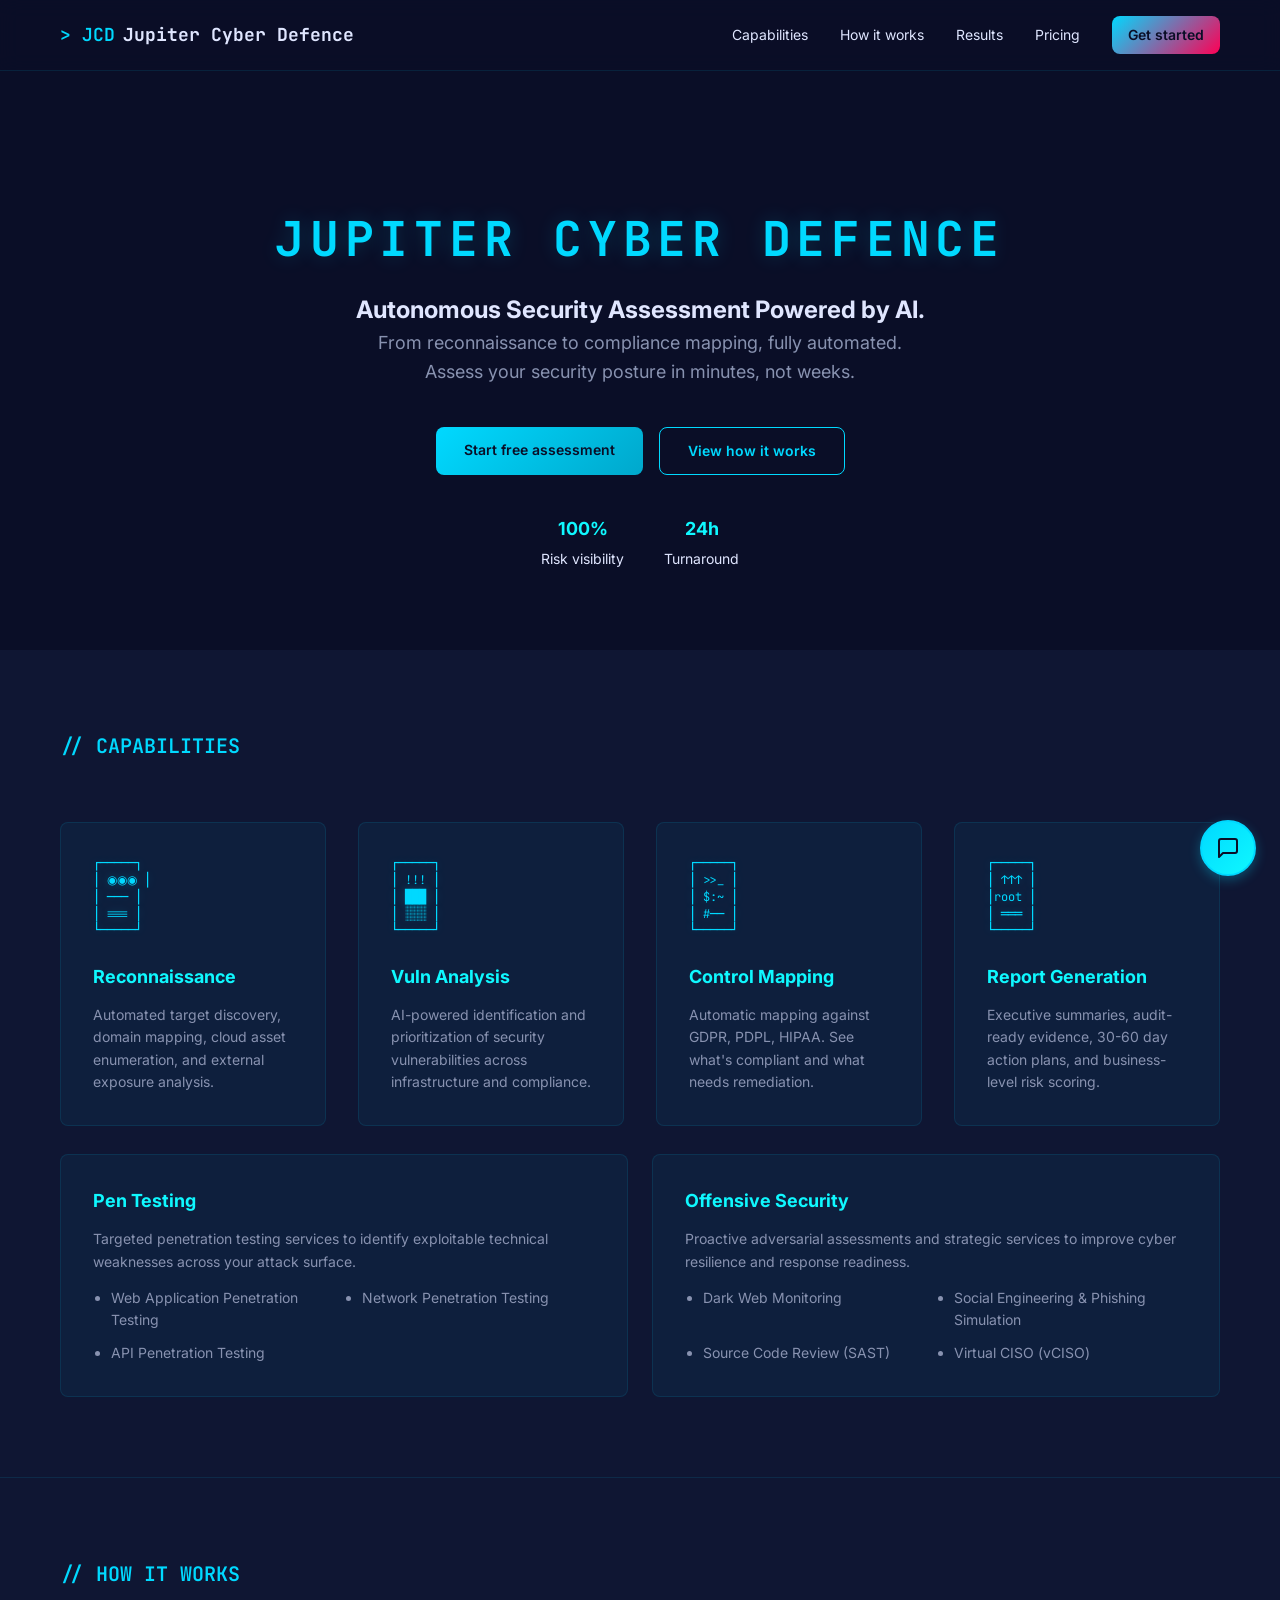
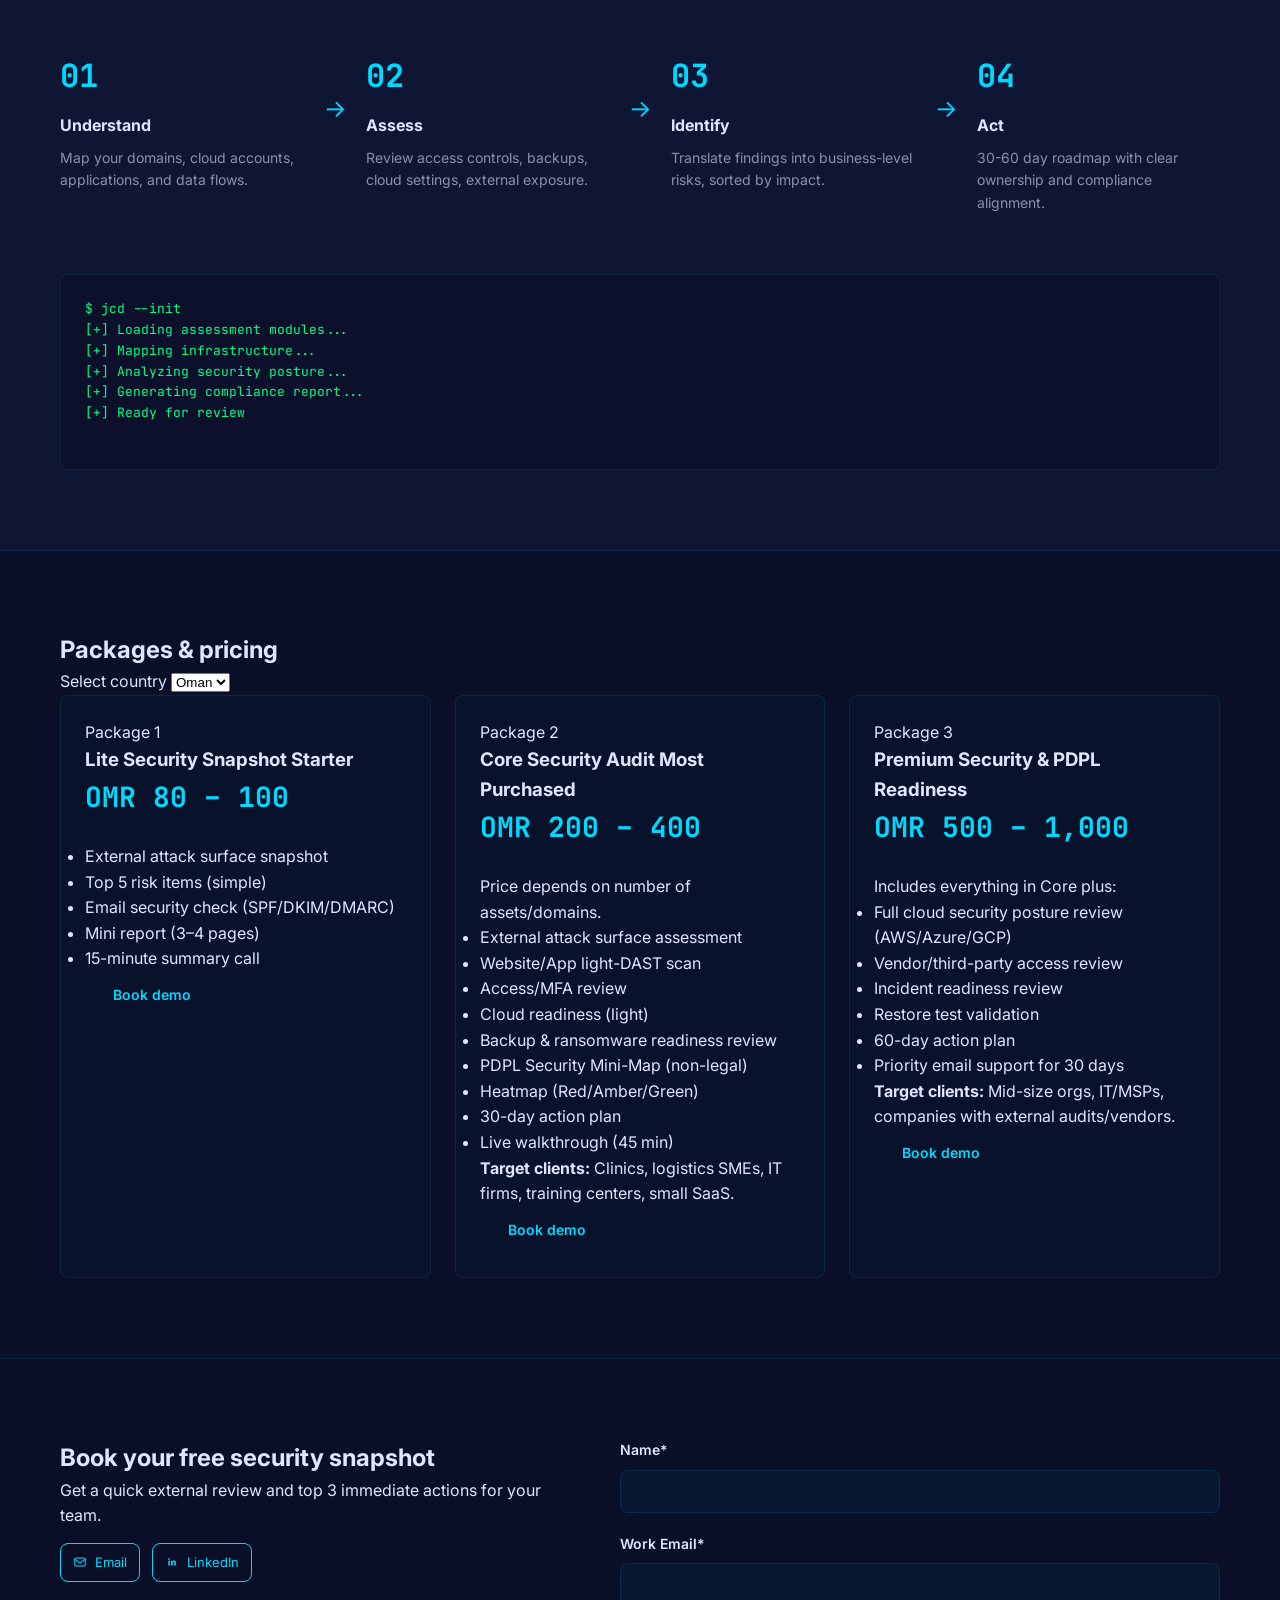
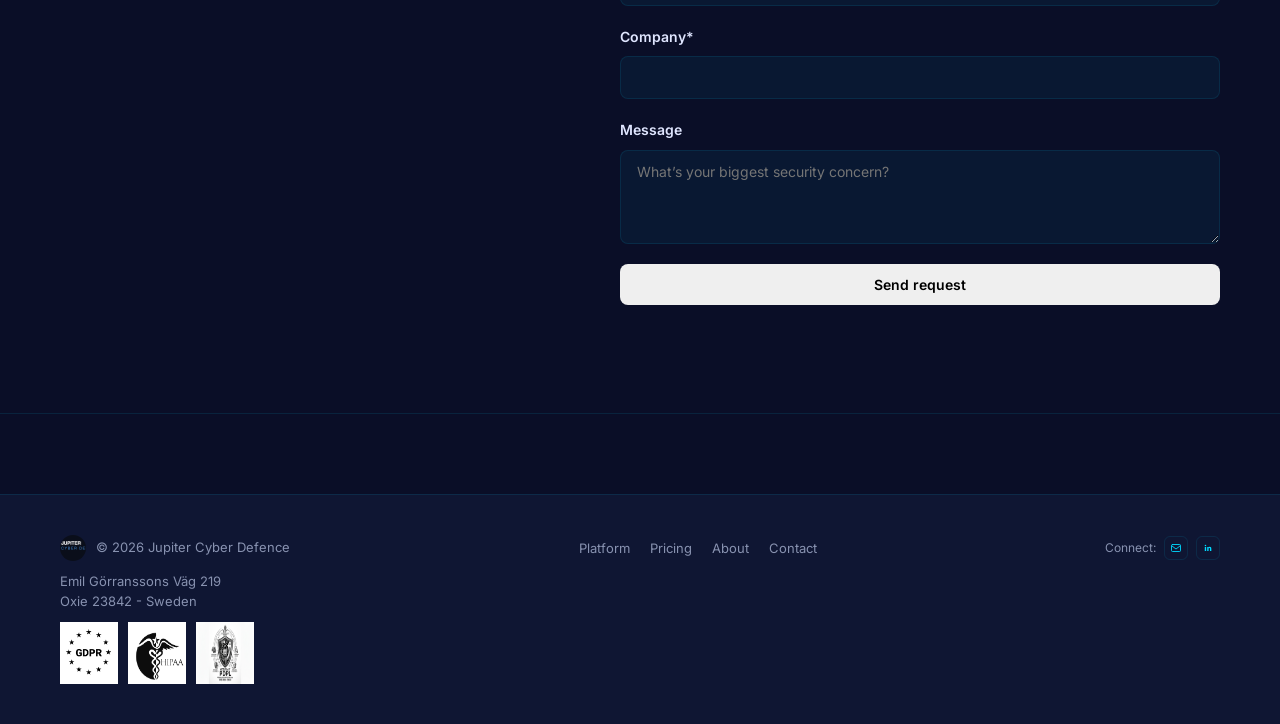
<file: index.html>
<!doctype html>
<html lang="en">
<head>
  <meta charset="utf-8" />
  <meta name="viewport" content="width=device-width, initial-scale=1" />
  <link rel="preconnect" href="https://fonts.googleapis.com" />
  <link rel="preconnect" href="https://fonts.gstatic.com" crossorigin />
  <link rel="stylesheet" href="https://fonts.googleapis.com/css2?family=JetBrains+Mono:wght@400;500;600;700&family=Inter:wght@400;500;600;700&display=swap" />
  <title>Jupiter Cyber Defence - Autonomous Security Assessment</title>
  <meta name="description" content="Autonomous security assessment powered by AI. From reconnaissance to compliance mapping, fully automated." />
  <link rel="canonical" href="https://jupitercyberdefence.com/" />
  <meta name="theme-color" content="#0a0e27" />
  <link rel="preload" href="style.css" as="style" />
  <link rel="stylesheet" href="style.css" />
</head>
<body>
  <header class="site-header">
    <div class="container nav-wrap">
      <a class="brand" href="/" aria-label="Jupiter Cyber Defence home">
        <span class="brand-mark">> JCD</span>
        <span class="brand-text">Jupiter Cyber Defence</span>
      </a>
      <nav class="nav" aria-label="Primary">
        <ul>
          <li><a href="#capabilities">Capabilities</a></li>
          <li><a href="#how">How it works</a></li>
          <li><a href="#results">Results</a></li>
          <li><a href="#pricing">Pricing</a></li>
          <li><a href="#contact" class="nav-cta">Get started</a></li>
        </ul>
      </nav>
    </div>
  </header>

  <main id="main">
    <section class="hero">
      <div class="container">
        <pre class="hero-ascii">
JUPITER CYBER DEFENCE</pre>
        <h2>Autonomous Security Assessment Powered by AI.</h2>
        <p class="hero-sub">From reconnaissance to compliance mapping, fully automated.<br>Assess your security posture in minutes, not weeks.</p>
        <div class="hero-actions">
          <a class="btn btn-primary" href="https://assess.jupitercyberdefence.com">Start free assessment</a>
          <a class="btn btn-secondary" href="#how">View how it works</a>
        </div>
        <p class="hero-stats">
          <span><strong>100%</strong> Risk visibility</span>
          <span><strong>24h</strong> Turnaround</span>
        </p>
      </div>
    </section>

    <section id="capabilities" class="section section-features">
      <div class="container">
        <h2 class="section-title">// CAPABILITIES</h2>

        <div class="features-grid">
          <article class="feature">
            <div class="feature-box">
      ┌─────┐<br/>
      │ ◉◉◉ │<br/>
      │ ─── │<br/>
      │ === │<br/>
      └─────┘
            </div>
            <h3>Reconnaissance</h3>
            <p>Automated target discovery, domain mapping, cloud asset enumeration, and external exposure analysis.</p>
          </article>

          <article class="feature">
            <div class="feature-box">
      ┌─────┐<br/>
      │ !!! │<br/>
      │ ███ │<br/>
      │ ░░░ │<br/>
      └─────┘
            </div>
            <h3>Vuln Analysis</h3>
            <p>AI-powered identification and prioritization of security vulnerabilities across infrastructure and compliance.</p>
          </article>

          <article class="feature">
            <div class="feature-box">
      ┌─────┐<br/>
      │ >>_ │<br/>
      │ $:~ │<br/>
      │ #── │<br/>
      └─────┘
            </div>
            <h3>Control Mapping</h3>
            <p>Automatic mapping against GDPR, PDPL, HIPAA. See what's compliant and what needs remediation.</p>
          </article>

          <article class="feature">
            <div class="feature-box">
      ┌─────┐<br/>
      │ ↑↑↑ │<br/>
      │root │<br/>
      │ ═══ │<br/>
      └─────┘
            </div>
            <h3>Report Generation</h3>
            <p>Executive summaries, audit-ready evidence, 30-60 day action plans, and business-level risk scoring.</p>
          </article>
        </div>

        <div class="offensive-grid">
          <article class="offensive-box" aria-label="Pen Testing services">
            <h3>Pen Testing</h3>
            <p>Targeted penetration testing services to identify exploitable technical weaknesses across your attack surface.</p>
            <ul>
              <li>Web Application Penetration Testing</li>
              <li>Network Penetration Testing</li>
              <li>API Penetration Testing</li>
            </ul>
          </article>

          <article class="offensive-box" aria-label="Offensive Security services">
            <h3>Offensive Security</h3>
            <p>Proactive adversarial assessments and strategic services to improve cyber resilience and response readiness.</p>
            <ul>
              <li>Dark Web Monitoring</li>
              <li>Social Engineering &amp; Phishing Simulation</li>
              <li>Source Code Review (SAST)</li>
              <li>Virtual CISO (vCISO)</li>
            </ul>
          </article>
        </div>
      </div>
    </section>

    <section id="how" class="section section-dark">
      <div class="container">
        <h2 class="section-title">// HOW IT WORKS</h2>
        
        <div class="steps-flow">
          <div class="step">
            <div class="step-number">01</div>
            <h3>Understand</h3>
            <p>Map your domains, cloud accounts, applications, and data flows.</p>
          </div>
          <div class="step-arrow">→</div>
          <div class="step">
            <div class="step-number">02</div>
            <h3>Assess</h3>
            <p>Review access controls, backups, cloud settings, external exposure.</p>
          </div>
          <div class="step-arrow">→</div>
          <div class="step">
            <div class="step-number">03</div>
            <h3>Identify</h3>
            <p>Translate findings into business-level risks, sorted by impact.</p>
          </div>
          <div class="step-arrow">→</div>
          <div class="step">
            <div class="step-number">04</div>
            <h3>Act</h3>
            <p>30-60 day roadmap with clear ownership and compliance alignment.</p>
          </div>
        </div>

        <pre class="code-block">
$ jcd --init
[+] Loading assessment modules...
[+] Mapping infrastructure...
[+] Analyzing security posture...
[+] Generating compliance report...
[+] Ready for review
        </pre>
      </div>
    </section>

    <section id="pricing" class="section alt">
      <div class="container pricing">
        <h2>Packages & pricing</h2>
        <div class="pricing-controls">
          <label for="pricingCountry">Select country</label>
          <select id="pricingCountry" name="pricingCountry" aria-label="Select country for pricing">
            <option value="oman" selected>Oman</option>
            <option value="uae">UAE</option>
            <option value="ksa">KSA</option>
            <option value="eu">EU</option>
          </select>
        </div>

        <div class="pricing-grid">
          <article class="price-card">
            <p class="plan">Package 1</p>
            <h3>Lite Security Snapshot <span class="plan-tag">Starter</span></h3>
            <p class="price package-price" id="priceLite" data-plan="lite">OMR 80 – 100</p>
            <ul>
              <li>External attack surface snapshot</li>
              <li>Top 5 risk items (simple)</li>
              <li>Email security check (SPF/DKIM/DMARC)</li>
              <li>Mini report (3–4 pages)</li>
              <li>15-minute summary call</li>
            </ul>
            <a class="btn" href="#contact">Book demo</a>
          </article>

          <article class="price-card">
            <p class="plan">Package 2</p>
            <h3>Core Security Audit <span class="plan-tag">Most Purchased</span></h3>
            <p class="price package-price" id="priceCore" data-plan="core">OMR 200 – 400</p>
            <p class="price-note">Price depends on number of assets/domains.</p>
            <ul>
              <li>External attack surface assessment</li>
              <li>Website/App light-DAST scan</li>
              <li>Access/MFA review</li>
              <li>Cloud readiness (light)</li>
              <li>Backup & ransomware readiness review</li>
              <li>PDPL Security Mini-Map (non-legal)</li>
              <li>Heatmap (Red/Amber/Green)</li>
              <li>30-day action plan</li>
              <li>Live walkthrough (45 min)</li>
            </ul>
            <p class="target-clients"><strong>Target clients:</strong> Clinics, logistics SMEs, IT firms, training centers, small SaaS.</p>
            <a class="btn" href="#contact">Book demo</a>
          </article>

          <article class="price-card">
            <p class="plan">Package 3</p>
            <h3 class="premium-title">Premium Security & PDPL Readiness</h3>
            <p class="price package-price premium-price" id="pricePremium" data-plan="premium">OMR 500 – 1,000</p>
            <p class="price-note">Includes everything in Core plus:</p>
            <ul>
              <li>Full cloud security posture review (AWS/Azure/GCP)</li>
              <li>Vendor/third-party access review</li>
              <li>Incident readiness review</li>
              <li>Restore test validation</li>
              <li>60-day action plan</li>
              <li>Priority email support for 30 days</li>
            </ul>
            <p class="target-clients"><strong>Target clients:</strong> Mid-size orgs, IT/MSPs, companies with external audits/vendors.</p>
            <a class="btn" href="#contact">Book demo</a>
          </article>
        </div>
      </div>
    </section>

    <section id="contact" class="section">
      <div class="container contact-grid">
        <div>
          <h2>Book your free security snapshot</h2>
          <p>Get a quick external review and top 3 immediate actions for your team.</p>
          <div class="contact-social" aria-label="Direct contact links">
            <a class="contact-social-icon" href="mailto:info@jupitercyberdefence.com" aria-label="Email Jupiter Cyber Defence">
              <svg viewBox="0 0 24 24" aria-hidden="true" fill="none" stroke="currentColor" stroke-width="1.8" stroke-linecap="round" stroke-linejoin="round">
                <rect x="3" y="5" width="18" height="14" rx="2"></rect>
                <path d="m4 8 8 6 8-6"></path>
              </svg>
              <span>Email</span>
            </a>
            <a class="contact-social-icon" href="https://www.linkedin.com/company/jupiter-cyber-defence/?viewAsMember=true" target="_blank" rel="noopener noreferrer" aria-label="Jupiter Cyber Defence on LinkedIn">
              <svg viewBox="0 0 24 24" aria-hidden="true">
                <path fill="currentColor" d="M6.94 8.5a1.56 1.56 0 1 1 0-3.12 1.56 1.56 0 0 1 0 3.12ZM5.56 9.8h2.76V18H5.56V9.8Zm4.5 0h2.64v1.12h.04c.37-.7 1.27-1.44 2.61-1.44 2.8 0 3.31 1.84 3.31 4.22V18H15.9v-3.8c0-.9-.02-2.07-1.26-2.07-1.26 0-1.46.98-1.46 2V18h-2.76V9.8Z"></path>
              </svg>
              <span>LinkedIn</span>
            </a>
          </div>
        </div>
        <form id="contactForm" class="form" action="https://formsubmit.co/info@jupitercyberdefence.com" method="POST" novalidate>
          <input type="hidden" name="_subject" value="New demo request from Jupiter Cyber Defence website" />
          <input type="hidden" name="_template" value="table" />
          <input type="hidden" name="_captcha" value="false" />
          <input type="hidden" name="_next" value="https://jupitercyberdefence.com/#contact" />
          <label>
            <span>Name*</span>
            <input type="text" name="name" required />
          </label>
          <label>
            <span>Work Email*</span>
            <input type="email" name="email" required />
          </label>
          <label>
            <span>Company*</span>
            <input type="text" name="company" required />
          </label>
          <label>
            <span>Message</span>
            <textarea name="message" rows="4" placeholder="What’s your biggest security concern?"></textarea>
          </label>
          <button class="btn" type="submit">Send request</button>
          <p id="formStatus" class="form-status" role="status" aria-live="polite"></p>
        </form>
      </div>
    </section>
  </main>

  <footer class="site-footer">
    <div class="container footer-wrap">
      <p class="footer-branding">
        <img src="jupiter_logo.jpeg" alt="Jupiter Cyber Defence logo" class="footer-logo" />
        <span>© <span id="year"></span> Jupiter Cyber Defence</span>
      </p>
      <ul>
        <li><a href="#platform">Platform</a></li>
        <li><a href="#pricing">Pricing</a></li>
        <li><a href="about.html">About</a></li>
        <li><a href="#contact">Contact</a></li>
      </ul>
      <div class="footer-social" aria-label="Contact links">
        <span class="footer-social-label">Connect:</span>
        <a class="footer-social-icon" href="mailto:info@jupitercyberdefence.com" aria-label="Email Jupiter Cyber Defence">
          <svg viewBox="0 0 24 24" aria-hidden="true" fill="none" stroke="currentColor" stroke-width="1.8" stroke-linecap="round" stroke-linejoin="round">
            <rect x="3" y="5" width="18" height="14" rx="2"></rect>
            <path d="m4 8 8 6 8-6"></path>
          </svg>
        </a>
        <a class="footer-social-icon" href="https://www.linkedin.com/company/jupiter-cyber-defence/?viewAsMember=true" target="_blank" rel="noopener noreferrer" aria-label="Jupiter Cyber Defence on LinkedIn">
          <svg viewBox="0 0 24 24" aria-hidden="true">
            <path fill="currentColor" d="M6.94 8.5a1.56 1.56 0 1 1 0-3.12 1.56 1.56 0 0 1 0 3.12ZM5.56 9.8h2.76V18H5.56V9.8Zm4.5 0h2.64v1.12h.04c.37-.7 1.27-1.44 2.61-1.44 2.8 0 3.31 1.84 3.31 4.22V18H15.9v-3.8c0-.9-.02-2.07-1.26-2.07-1.26 0-1.46.98-1.46 2V18h-2.76V9.8Z"></path>
          </svg>
        </a>
      </div>
    </div>
    <div class="container footer-address">
      <p>Emil Görranssons Väg 219<br />Oxie 23842 - Sweden</p>
    </div>
    <div class="container compliance-logos" aria-label="Compliance standards">
      <img src="GDPR.png" alt="GDPR" class="compliance-logo" />
      <img src="HIPAA.png" alt="HIPAA" class="compliance-logo" />
      <img src="PDPL.png" alt="PDPL" class="compliance-logo" />
    </div>
  </footer>

  <script src="script.js" defer></script>
  <script src="chatbot.js" defer></script>
</body>
</html>
</file>
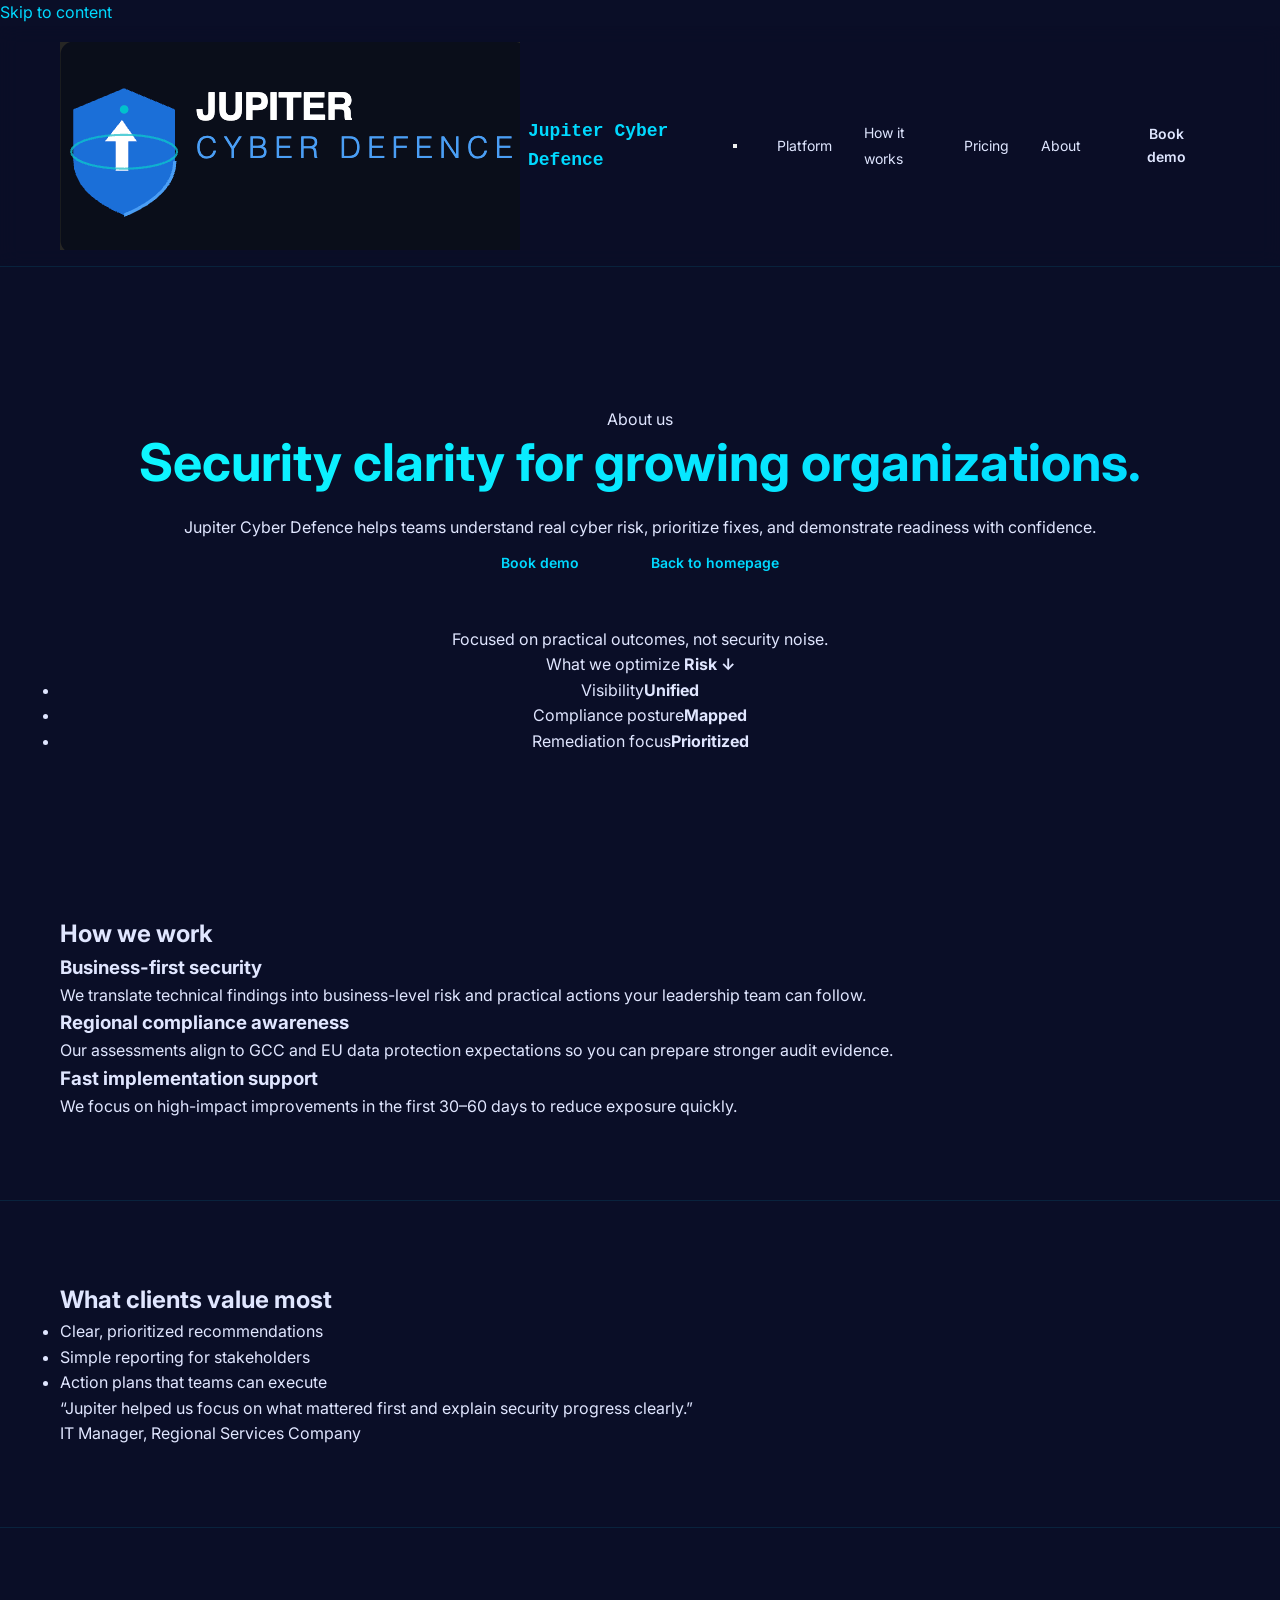
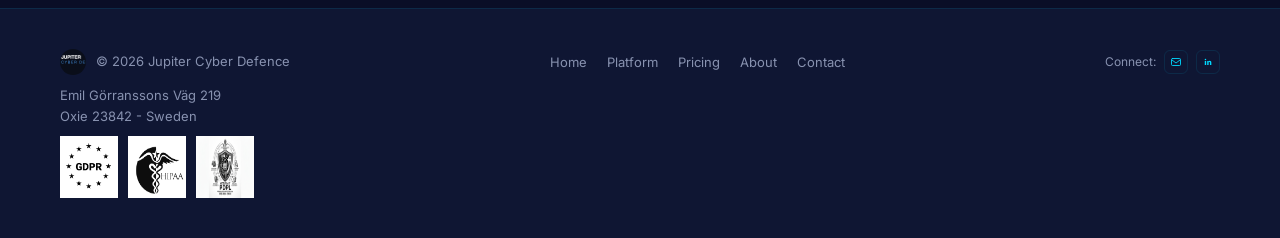
<file: about.html>
<!doctype html>
<html lang="en">
<head>
  <meta charset="utf-8" />
  <meta name="viewport" content="width=device-width, initial-scale=1" />
  <link rel="preconnect" href="https://fonts.googleapis.com" />
  <link rel="preconnect" href="https://fonts.gstatic.com" crossorigin />
  <link rel="stylesheet" href="https://fonts.googleapis.com/css2?family=Inter:wght@400;500;600;700;800&family=Titillium+Web:wght@600;700&display=swap" />
  <title>About Jupiter Cyber Defence | Security Readiness Experts</title>
  <meta name="description" content="Learn about Jupiter Cyber Defence and how we help teams improve cyber risk visibility, compliance readiness, and remediation execution." />
  <link rel="canonical" href="https://jupitercyberdefence.com/about.html" />
  <meta property="og:type" content="website" />
  <meta property="og:url" content="https://jupitercyberdefence.com/about.html" />
  <meta property="og:title" content="About Jupiter Cyber Defence | Security Readiness Experts" />
  <meta property="og:description" content="Learn about Jupiter Cyber Defence and how we help teams improve cyber risk visibility, compliance readiness, and remediation execution." />
  <meta property="og:image" content="https://jupitercyberdefence.com/jupiter_logo.jpeg" />
  <meta property="og:site_name" content="Jupiter Cyber Defence" />
  <meta name="twitter:card" content="summary_large_image" />
  <meta name="twitter:title" content="About Jupiter Cyber Defence | Security Readiness Experts" />
  <meta name="twitter:description" content="Learn about Jupiter Cyber Defence and how we help teams improve cyber risk visibility, compliance readiness, and remediation execution." />
  <meta name="twitter:image" content="https://jupitercyberdefence.com/jupiter_logo.jpeg" />
  <script type="application/ld+json">
    {
      "@context": "https://schema.org",
      "@type": "WebPage",
      "@id": "https://jupitercyberdefence.com/about.html#webpage",
      "url": "https://jupitercyberdefence.com/about.html",
      "name": "About Jupiter Cyber Defence",
      "description": "Learn about Jupiter Cyber Defence and how we help teams improve cyber risk visibility, compliance readiness, and remediation execution.",
      "isPartOf": {
        "@id": "https://jupitercyberdefence.com/#website"
      },
      "about": {
        "@id": "https://jupitercyberdefence.com/#organization"
      },
      "inLanguage": "en"
    }
  </script>
  <meta name="theme-color" content="#ffffff" />
  <link rel="preload" href="style.css" as="style" />
  <link rel="stylesheet" href="style.css" />
</head>
<body>
  <a class="skip-link" href="#main">Skip to content</a>

  <div class="bg-orb orb-1" aria-hidden="true"></div>
  <div class="bg-orb orb-2" aria-hidden="true"></div>

  <header class="site-header">
    <div class="container nav-wrap">
      <a class="brand" href="/" aria-label="Jupiter Cyber Defence home">
        <img src="jupiter_logo.jpeg" alt="Jupiter Cyber Defence logo" class="brand-logo" />
        <span>Jupiter Cyber Defence</span>
      </a>

      <button class="menu-toggle" id="menuToggle" aria-controls="nav" aria-expanded="false" aria-label="Open menu">
        <span></span><span></span><span></span>
      </button>

      <nav id="nav" class="nav" aria-label="Primary">
        <ul>
          <li><a href="/#platform">Platform</a></li>
          <li><a href="/#how">How it works</a></li>
          <li><a href="/#pricing">Pricing</a></li>
          <li><a href="about.html" aria-current="page">About</a></li>
          <li><a class="btn btn-sm" href="/#contact">Book demo</a></li>
        </ul>
      </nav>
    </div>
  </header>

  <main id="main">
    <section class="hero">
      <div class="container hero-grid">
        <div>
          <p class="eyebrow">About us</p>
          <h1>Security clarity for growing organizations.</h1>
          <p class="lead">Jupiter Cyber Defence helps teams understand real cyber risk, prioritize fixes, and demonstrate readiness with confidence.</p>
          <div class="hero-actions">
            <a class="btn" href="/#contact">Book demo</a>
            <a class="btn btn-ghost" href="/">Back to homepage</a>
          </div>
          <p class="subtle">Focused on practical outcomes, not security noise.</p>
        </div>

        <aside class="hero-panel" aria-label="Snapshot">
          <div class="panel-head">
            <span>What we optimize</span>
            <strong>Risk ↓</strong>
          </div>
          <div class="meter">
            <div class="meter-bar"></div>
          </div>
          <ul class="signal-list">
            <li><span>Visibility</span><strong>Unified</strong></li>
            <li><span>Compliance posture</span><strong>Mapped</strong></li>
            <li><span>Remediation focus</span><strong>Prioritized</strong></li>
          </ul>
        </aside>
      </div>
    </section>

    <section class="section">
      <div class="container">
        <h2>How we work</h2>
        <div class="cards">
          <article class="card">
            <h3>Business-first security</h3>
            <p>We translate technical findings into business-level risk and practical actions your leadership team can follow.</p>
          </article>
          <article class="card">
            <h3>Regional compliance awareness</h3>
            <p>Our assessments align to GCC and EU data protection expectations so you can prepare stronger audit evidence.</p>
          </article>
          <article class="card">
            <h3>Fast implementation support</h3>
            <p>We focus on high-impact improvements in the first 30–60 days to reduce exposure quickly.</p>
          </article>
        </div>
      </div>
    </section>

    <section class="section alt">
      <div class="container outcomes">
        <div>
          <h2>What clients value most</h2>
          <ul>
            <li>Clear, prioritized recommendations</li>
            <li>Simple reporting for stakeholders</li>
            <li>Action plans that teams can execute</li>
          </ul>
        </div>
        <div class="quote">
          <p>“Jupiter helped us focus on what mattered first and explain security progress clearly.”</p>
          <span>IT Manager, Regional Services Company</span>
        </div>
      </div>
    </section>
  </main>

  <footer class="site-footer">
    <div class="container footer-wrap">
      <p class="footer-branding">
        <img src="jupiter_logo.jpeg" alt="Jupiter Cyber Defence logo" class="footer-logo" />
        <span>© <span id="year"></span> Jupiter Cyber Defence</span>
      </p>
      <ul>
        <li><a href="/">Home</a></li>
        <li><a href="/#platform">Platform</a></li>
        <li><a href="/#pricing">Pricing</a></li>
        <li><a href="about.html" aria-current="page">About</a></li>
        <li><a href="/#contact">Contact</a></li>
      </ul>
      <div class="footer-social" aria-label="Contact links">
        <span class="footer-social-label">Connect:</span>
        <a class="footer-social-icon" href="mailto:info@jupitercyberdefence.com" aria-label="Email Jupiter Cyber Defence">
          <svg viewBox="0 0 24 24" aria-hidden="true" fill="none" stroke="currentColor" stroke-width="1.8" stroke-linecap="round" stroke-linejoin="round">
            <rect x="3" y="5" width="18" height="14" rx="2"></rect>
            <path d="m4 8 8 6 8-6"></path>
          </svg>
        </a>
        <a class="footer-social-icon" href="https://www.linkedin.com/company/jupiter-cyber-defence/?viewAsMember=true" target="_blank" rel="noopener noreferrer" aria-label="Jupiter Cyber Defence on LinkedIn">
          <svg viewBox="0 0 24 24" aria-hidden="true">
            <path fill="currentColor" d="M6.94 8.5a1.56 1.56 0 1 1 0-3.12 1.56 1.56 0 0 1 0 3.12ZM5.56 9.8h2.76V18H5.56V9.8Zm4.5 0h2.64v1.12h.04c.37-.7 1.27-1.44 2.61-1.44 2.8 0 3.31 1.84 3.31 4.22V18H15.9v-3.8c0-.9-.02-2.07-1.26-2.07-1.26 0-1.46.98-1.46 2V18h-2.76V9.8Z"></path>
          </svg>
        </a>
      </div>
    </div>
    <div class="container footer-address">
      <p>Emil Görranssons Väg 219<br />Oxie 23842 - Sweden</p>
    </div>
    <div class="container compliance-logos" aria-label="Compliance standards">
      <img src="GDPR.png" alt="GDPR" class="compliance-logo" />
      <img src="HIPAA.png" alt="HIPAA" class="compliance-logo" />
      <img src="PDPL.png" alt="PDPL" class="compliance-logo" />
    </div>
  </footer>

  <script src="script.js" defer></script>
</body>
</html>
</file>
<file: style.css>
:root {
  --bg: #0a0e27;
  --bg-secondary: #0f1633;
  --text: #e0e6ff;
  --text-muted: #8892b0;
  --text-subtle: #5a6378;
  --accent: #00d9ff;
  --accent-bright: #0ff8ff;
  --danger: #ff0055;
  --success: #00ff88;
  --border: rgba(0, 217, 255, 0.1);
  --radius: 8px;
  --max: 1200px;
  --font-mono: "JetBrains Mono", monospace;
  --font-sans: "Inter", -apple-system, BlinkMacSystemFont, "Segoe UI", sans-serif;
}

* {
  box-sizing: border-box;
  margin: 0;
  padding: 0;
}

html {
  scroll-behavior: smooth;
}

body {
  font-family: var(--font-sans);
  color: var(--text);
  background: var(--bg);
  line-height: 1.6;
  overflow-x: hidden;
}

a {
  color: var(--accent);
  text-decoration: none;
  transition: color 0.3s ease;
}

a:hover {
  color: var(--accent-bright);
}

pre, code {
  font-family: var(--font-mono);
  border-radius: var(--radius);
}

pre {
  overflow-x: auto;
  white-space: pre-wrap;
  word-wrap: break-word;
}

/* CONTAINER */
.container {
  max-width: var(--max);
  margin: 0 auto;
  padding: 0 20px;
}

/* HEADER */
.site-header {
  background: rgba(10, 14, 39, 0.8);
  backdrop-filter: blur(10px);
  border-bottom: 1px solid var(--border);
  position: sticky;
  top: 0;
  z-index: 100;
  padding: 16px 0;
}

.nav-wrap {
  display: flex;
  justify-content: space-between;
  align-items: center;
  gap: 40px;
}

.brand {
  display: flex;
  align-items: center;
  gap: 8px;
  font-weight: 700;
  font-size: 18px;
  font-family: var(--font-mono);
  color: var(--accent);
}

.brand-mark {
  color: var(--accent);
  font-weight: 600;
}

.brand-text {
  color: var(--text);
}

.nav {
  display: flex;
}

.nav ul {
  list-style: none;
  display: flex;
  gap: 32px;
  align-items: center;
}

.nav a {
  font-size: 14px;
  transition: color 0.3s;
  color: var(--text);
}

.nav a:hover {
  color: var(--accent-bright);
}

.nav-cta {
  background: linear-gradient(135deg, var(--accent) 0%, var(--danger) 100%);
  color: var(--bg) !important;
  padding: 8px 16px;
  border-radius: var(--radius);
  font-weight: 600;
  font-size: 13px;
  display: inline-block;
}

.nav-cta:hover {
  opacity: 0.9;
}

/* MAIN */
main {
  margin-top: 60px;
}

/* HERO */
.hero {
  padding: 80px 0;
  text-align: center;
}

.hero-ascii {
  font-family: var(--font-mono);
  color: var(--accent);
  font-size: clamp(20px, 5vw, 48px);
  line-height: 1.15;
  margin-bottom: 24px;
  letter-spacing: 0.12em;
  font-weight: 700;
  text-shadow: 0 0 20px rgba(0, 217, 255, 0.2);
  white-space: normal;
  overflow: visible;
  text-align: center;
}

.hero h1 {
  font-size: 52px;
  line-height: 1.2;
  margin-bottom: 20px;
  background: linear-gradient(135deg, var(--accent-bright), var(--accent));
  -webkit-background-clip: text;
  -webkit-text-fill-color: transparent;
  background-clip: text;
  font-weight: 700;
  white-space: nowrap;
}

.hero-sub {
  font-size: 18px;
  color: var(--text-muted);
  margin-bottom: 40px;
  max-width: 700px;
  margin-left: auto;
  margin-right: auto;
  line-height: 1.6;
}

.hero-actions {
  display: flex;
  gap: 16px;
  justify-content: center;
  margin-bottom: 40px;
  flex-wrap: wrap;
}

.hero-stats {
  display: flex;
  justify-content: center;
  gap: 40px;
  margin-top: 40px;
  font-size: 14px;
  flex-wrap: wrap;
}

.hero-stats span {
  display: flex;
  flex-direction: column;
  gap: 4px;
}

.hero-stats strong {
  color: var(--accent-bright);
  font-size: 18px;
}

/* BUTTONS */
.btn {
  display: inline-block;
  padding: 12px 28px;
  border-radius: var(--radius);
  font-weight: 600;
  font-size: 14px;
  transition: all 0.3s ease;
  border: none;
  cursor: pointer;
  text-align: center;
  font-family: var(--font-sans);
}

.btn-primary {
  background: linear-gradient(135deg, var(--accent), #00a8cc);
  color: var(--bg);
}

.btn-primary:hover {
  transform: translateY(-2px);
  box-shadow: 0 8px 24px rgba(0, 217, 255, 0.3);
}

.btn-secondary {
  border: 1px solid var(--accent);
  color: var(--accent);
  background: transparent;
}

.btn-secondary:hover {
  background: rgba(0, 217, 255, 0.1);
}

/* SECTIONS */
.section {
  padding: 80px 0;
  border-bottom: 1px solid var(--border);
}

.section-dark {
  background: var(--bg-secondary);
}

.section-title {
  font-family: var(--font-mono);
  font-size: 20px;
  color: var(--accent);
  margin-bottom: 60px;
  text-align: left;
  font-weight: 600;
}

/* FEATURES */
.section-features {
  background: var(--bg-secondary);
}

.features-grid {
  display: grid;
  grid-template-columns: repeat(4, minmax(0, 1fr));
  gap: 32px;
}

.feature {
  background: rgba(0, 217, 255, 0.05);
  border: 1px solid var(--border);
  padding: 32px;
  border-radius: var(--radius);
  transition: all 0.3s ease;
}

.feature:hover {
  border-color: var(--accent);
  background: rgba(0, 217, 255, 0.08);
  transform: translateY(-4px);
}

.feature-box {
  font-family: var(--font-mono);
  color: var(--accent);
  font-size: 12px;
  margin-bottom: 24px;
  line-height: 1.4;
  text-shadow: 0 0 10px rgba(0, 217, 255, 0.2);
}

.feature h3 {
  font-size: 18px;
  margin-bottom: 12px;
  color: var(--accent-bright);
}

.feature p {
  font-size: 14px;
  color: var(--text-muted);
  line-height: 1.6;
}

.offensive-box {
  margin-top: 28px;
  background: rgba(0, 217, 255, 0.05);
  border: 1px solid var(--border);
  border-radius: var(--radius);
  padding: 32px;
  transition: all 0.3s ease;
}

.offensive-grid {
  margin-top: 28px;
  display: grid;
  grid-template-columns: repeat(2, minmax(0, 1fr));
  gap: 24px;
}

.offensive-grid .offensive-box {
  margin-top: 0;
}

.offensive-box:hover {
  border-color: var(--accent);
  background: rgba(0, 217, 255, 0.08);
  transform: translateY(-4px);
}

.offensive-box h3 {
  margin-bottom: 12px;
  color: var(--accent-bright);
  font-size: 18px;
}

.offensive-box p {
  color: var(--text-muted);
  margin-bottom: 14px;
  font-size: 14px;
}

.offensive-box ul {
  margin: 0;
  padding-left: 18px;
  display: grid;
  grid-template-columns: repeat(2, minmax(0, 1fr));
  gap: 10px 18px;
}

.offensive-box li {
  color: var(--text-muted);
  font-size: 14px;
}

/* STEPS FLOW */
.steps-flow {
  display: flex;
  justify-content: space-between;
  align-items: flex-start;
  gap: 20px;
  margin-bottom: 60px;
  flex-wrap: wrap;
}

.step {
  flex: 1;
  min-width: 200px;
}

.step-number {
  font-family: var(--font-mono);
  font-size: 32px;
  font-weight: 700;
  color: var(--accent);
  margin-bottom: 12px;
}

.step h3 {
  font-size: 16px;
  margin-bottom: 8px;
  color: var(--text);
}

.step p {
  font-size: 14px;
  color: var(--text-muted);
}

.step-arrow {
  font-size: 24px;
  color: var(--accent);
  display: flex;
  align-items: center;
  margin-top: 40px;
}

.code-block {
  background: rgba(10, 14, 39, 0.6);
  border: 1px solid var(--border);
  padding: 24px;
  border-radius: var(--radius);
  font-size: 13px;
  color: var(--success);
  margin-top: 40px;
  overflow-x: auto;
}

/* RESULTS */
.results-table {
  display: grid;
  grid-template-columns: repeat(auto-fit, minmax(220px, 1fr));
  gap: 24px;
  margin-bottom: 60px;
}

.result-item {
  background: rgba(0, 217, 255, 0.05);
  border: 1px solid var(--border);
  padding: 24px;
  border-radius: var(--radius);
  text-align: center;
}

.result-item .label {
  display: block;
  font-size: 12px;
  color: var(--text-muted);
  margin-bottom: 12px;
  font-family: var(--font-mono);
  text-transform: uppercase;
}

.result-item .value {
  display: block;
  font-size: 28px;
  font-weight: 700;
  color: var(--accent-bright);
}

.terminal-output {
  background: rgba(0, 217, 255, 0.03);
  border: 1px solid var(--border);
  padding: 24px;
  border-radius: var(--radius);
  color: var(--success);
  font-size: 12px;
  margin-top: 40px;
  overflow-x: auto;
}

/* PRICING */
.pricing-wrapper {
  display: grid;
  grid-template-columns: repeat(3, 1fr);
  gap: 24px;
  margin-bottom: 40px;
}

.pricing-item {
  background: rgba(0, 217, 255, 0.02);
  border: 1px solid var(--border);
  padding: 32px;
  border-radius: var(--radius);
  position: relative;
  transition: all 0.3s ease;
}

.pricing-item:hover {
  border-color: var(--accent);
  transform: translateY(-4px);
}

.pricing-item.featured {
  border-color: var(--accent);
  background: rgba(0, 217, 255, 0.08);
  transform: scale(1.02);
}

.featured-badge {
  position: absolute;
  top: -12px;
  right: 20px;
  background: linear-gradient(135deg, var(--accent), var(--danger));
  color: var(--bg);
  padding: 4px 12px;
  border-radius: 20px;
  font-size: 11px;
  font-weight: 700;
  text-transform: uppercase;
}

.pricing-item h3 {
  font-size: 18px;
  margin-bottom: 12px;
  color: var(--accent-bright);
}

.price {
  font-family: var(--font-mono);
  font-size: 28px;
  font-weight: 700;
  color: var(--accent);
  margin-bottom: 24px;
}

.pricing-item ul {
  list-style: none;
  margin-bottom: 24px;
}

.pricing-item li {
  font-size: 14px;
  color: var(--text-muted);
  padding: 6px 0;
  border-bottom: 1px solid rgba(0, 217, 255, 0.05);
}

.pricing-item li:last-child {
  border-bottom: none;
}

/* CONTACT */
.contact-wrapper {
  display: grid;
  grid-template-columns: 1fr 1.2fr;
  gap: 60px;
  align-items: start;
}

.contact-info h3 {
  font-size: 24px;
  margin-bottom: 12px;
  color: var(--accent-bright);
}

.contact-info p {
  color: var(--text-muted);
  margin-bottom: 32px;
  line-height: 1.6;
}

.contact-methods {
  display: flex;
  gap: 16px;
  flex-wrap: wrap;
}

.contact-method {
  display: flex;
  align-items: center;
  gap: 8px;
  padding: 12px 20px;
  border: 1px solid var(--accent);
  border-radius: var(--radius);
  color: var(--accent);
  font-size: 14px;
  font-weight: 600;
  transition: all 0.3s ease;
}

.contact-method:hover {
  background: rgba(0, 217, 255, 0.1);
}

.contact-method .icon {
  font-size: 12px;
}

/* FORM */
.form {
  display: flex;
  flex-direction: column;
  gap: 20px;
}

.form label {
  display: flex;
  flex-direction: column;
  gap: 8px;
}

.form span {
  font-size: 14px;
  font-weight: 600;
  color: var(--text);
}

.form input,
.form textarea {
  background: rgba(0, 217, 255, 0.05);
  border: 1px solid var(--border);
  padding: 12px 16px;
  border-radius: var(--radius);
  font-family: var(--font-sans);
  color: var(--text);
  font-size: 14px;
  transition: all 0.3s ease;
}

.form input:focus,
.form textarea:focus {
  outline: none;
  border-color: var(--accent);
  background: rgba(0, 217, 255, 0.08);
  box-shadow: 0 0 12px rgba(0, 217, 255, 0.1);
}

.form-status {
  font-size: 13px;
  color: var(--success);
  margin-top: 8px;
}

/* FOOTER */
.site-footer {
  background: var(--bg-secondary);
  border-top: 1px solid var(--border);
  padding: 40px 0;
  margin-top: 80px;
}

.footer-wrap {
  display: flex;
  justify-content: space-between;
  align-items: center;
  gap: 32px;
  flex-wrap: wrap;
}

.footer-text {
  display: flex;
  align-items: center;
  gap: 12px;
  font-size: 13px;
  color: var(--text-muted);
}

.footer-mark {
  font-family: var(--font-mono);
  color: var(--accent);
  font-weight: 600;
}

.footer-links {
  display: flex;
  list-style: none;
  gap: 24px;
  flex-wrap: wrap;
}

.footer-links a {
  font-size: 13px;
  color: var(--text-muted);
}

.footer-links a:hover {
  color: var(--accent-bright);
}

/* LEGACY HTML CLASS SUPPORT */
.pricing-grid {
  display: grid;
  grid-template-columns: repeat(3, minmax(0, 1fr));
  gap: 24px;
}

.price-card {
  background: rgba(0, 217, 255, 0.02);
  border: 1px solid var(--border);
  padding: 24px;
  border-radius: var(--radius);
}

.contact-social {
  display: flex;
  gap: 12px;
  flex-wrap: wrap;
  margin-top: 14px;
}

.contact-social-icon {
  display: inline-flex;
  align-items: center;
  gap: 8px;
  padding: 8px 12px;
  border: 1px solid var(--accent);
  border-radius: var(--radius);
  font-size: 13px;
  color: var(--accent);
}

.contact-social-icon svg {
  width: 14px;
  height: 14px;
  flex: 0 0 14px;
}

.contact-grid {
  display: grid;
  grid-template-columns: 1fr 1.2fr;
  gap: 60px;
  align-items: start;
}

.footer-social {
  display: inline-flex;
  align-items: center;
  gap: 8px;
}

.footer-social-label {
  font-size: 12px;
  color: var(--text-muted);
}

.footer-social-icon {
  display: inline-flex;
  align-items: center;
  justify-content: center;
  width: 24px;
  height: 24px;
  border: 1px solid var(--border);
  border-radius: 6px;
}

.footer-social-icon svg {
  width: 12px;
  height: 12px;
}

.footer-branding {
  display: flex;
  align-items: center;
  gap: 10px;
  margin: 0;
  color: var(--text-muted);
  font-size: 13px;
}

.footer-wrap > ul {
  list-style: none;
  display: flex;
  gap: 20px;
  margin: 0;
  padding: 0;
  flex-wrap: wrap;
}

.footer-wrap > ul a {
  color: var(--text-muted);
  font-size: 13px;
}

.footer-wrap > ul a:hover {
  color: var(--accent-bright);
}

.footer-address {
  text-align: left;
  margin-top: 10px;
  color: var(--text-muted);
  font-size: 13px;
}

.footer-logo {
  width: 26px;
  height: 26px;
  object-fit: cover;
  border-radius: 50%;
}

.compliance-logos {
  display: flex;
  justify-content: flex-start;
  gap: 10px;
  margin-top: 10px;
}

.compliance-logo {
  width: 58px;
  height: auto;
}

/* RESPONSIVE */
@media (max-width: 768px) {
  .site-header {
    padding: 10px 0;
  }

  .nav-wrap {
    flex-direction: column;
    align-items: stretch;
    gap: 10px;
  }

  .brand {
    justify-content: center;
    font-size: 16px;
  }

  .nav {
    width: 100%;
  }

  .nav ul {
    width: 100%;
    display: grid;
    grid-template-columns: repeat(3, minmax(0, 1fr));
    gap: 8px;
    align-items: stretch;
  }

  .nav li {
    min-width: 0;
  }

  .nav a {
    display: flex;
    align-items: center;
    justify-content: center;
    border: 1px solid var(--border);
    border-radius: 6px;
    padding: 8px 6px;
    font-size: 12px;
    line-height: 1.2;
    text-align: center;
    white-space: nowrap;
  }

  .nav-cta {
    grid-column: 1 / -1;
    border: none !important;
    font-size: 12px;
    padding: 9px 10px;
  }

  .hero h1 {
    font-size: 36px;
    white-space: normal;
  }

  .hero-ascii {
    font-size: clamp(14px, 7vw, 26px);
    line-height: 1.2;
    letter-spacing: 0.08em;
    margin-bottom: 16px;
    text-shadow: 0 0 10px rgba(0, 217, 255, 0.15);
  }

  .offensive-box {
    padding: 18px;
  }

  .offensive-grid {
    grid-template-columns: 1fr;
    gap: 16px;
  }

  .offensive-box h3 {
    font-size: 18px;
  }

  .offensive-box ul {
    grid-template-columns: 1fr;
    gap: 8px;
    padding-left: 16px;
  }

  .features-grid {
    grid-template-columns: 1fr;
    gap: 16px;
  }

  .contact-grid {
    grid-template-columns: 1fr;
    gap: 34px;
  }

  .hero-actions {
    flex-direction: column;
    width: 100%;
  }

  .hero-actions .btn {
    width: 100%;
  }

  .hero-stats {
    gap: 20px;
  }

  .steps-flow {
    flex-direction: column;
  }

  .step-arrow {
    display: none;
  }

  .contact-wrapper {
    grid-template-columns: 1fr;
    gap: 40px;
  }

  .pricing-wrapper {
    grid-template-columns: 1fr;
  }

  .pricing-grid {
    grid-template-columns: 1fr;
  }

  .contact-social-icon {
    font-size: 12px;
    padding: 6px 10px;
  }

  .contact-social-icon svg {
    width: 12px;
    height: 12px;
    flex-basis: 12px;
  }

  .footer-social-icon {
    width: 22px;
    height: 22px;
  }

  .footer-social-icon svg {
    width: 10px;
    height: 10px;
  }

  .footer-wrap {
    flex-direction: column;
    text-align: left;
    align-items: flex-start;
  }

  .footer-branding {
    justify-content: flex-start;
  }

  .footer-wrap > ul {
    justify-content: flex-start;
  }

  .footer-social {
    justify-content: flex-start;
  }

  .footer-address {
    text-align: left;
  }

  .compliance-logos {
    justify-content: flex-start;
  }

  .footer-links {
    justify-content: flex-start;
  }
}

@media (min-width: 769px) and (max-width: 1024px) {
  .features-grid {
    grid-template-columns: repeat(2, minmax(0, 1fr));
  }

  .pricing-grid {
    grid-template-columns: repeat(2, minmax(0, 1fr));
  }
}

/* ===== CHATBOT WIDGET ===== */

.chatbot-widget {
  position: fixed;
  bottom: 24px;
  right: 24px;
  font-family: var(--font-sans);
  z-index: 9999;
}

.chatbot-button {
  width: 56px;
  height: 56px;
  border-radius: 50%;
  background: linear-gradient(135deg, var(--accent), var(--accent-bright));
  border: 2px solid var(--accent);
  color: var(--bg);
  cursor: pointer;
  display: flex;
  align-items: center;
  justify-content: center;
  box-shadow: 0 4px 12px rgba(0, 217, 255, 0.3);
  transition: all 0.3s ease;
  position: relative;
}

.chatbot-button:hover {
  transform: scale(1.1);
  box-shadow: 0 8px 24px rgba(0, 217, 255, 0.5);
}

.chatbot-button svg {
  width: 24px;
  height: 24px;
}

.unread-badge {
  position: absolute;
  top: -4px;
  right: -4px;
  background: var(--danger);
  color: white;
  border-radius: 50%;
  width: 24px;
  height: 24px;
  display: flex;
  align-items: center;
  justify-content: center;
  font-size: 12px;
  font-weight: 600;
  border: 2px solid var(--bg);
}

.chatbot-window {
  position: absolute;
  bottom: 80px;
  right: 0;
  width: 380px;
  height: 500px;
  background: var(--bg-secondary);
  border: 1px solid var(--border);
  border-radius: 12px;
  display: flex;
  flex-direction: column;
  box-shadow: 0 12px 48px rgba(0, 0, 0, 0.5);
  overflow: hidden;
}

.chatbot-header {
  padding: 16px;
  border-bottom: 1px solid var(--border);
  display: flex;
  justify-content: space-between;
  align-items: flex-start;
  gap: 12px;
}

.chatbot-header h3 {
  font-size: 16px;
  font-weight: 600;
  color: var(--accent);
  margin-bottom: 4px;
}

.chatbot-header p {
  font-size: 12px;
  color: var(--text-muted);
}

.chatbot-close {
  background: none;
  border: none;
  color: var(--text-muted);
  font-size: 24px;
  cursor: pointer;
  padding: 0;
  width: 24px;
  height: 24px;
  display: flex;
  align-items: center;
  justify-content: center;
  transition: color 0.2s;
}

.chatbot-close:hover {
  color: var(--accent);
}

.chatbot-messages {
  flex: 1;
  overflow-y: auto;
  padding: 16px;
  display: flex;
  flex-direction: column;
  gap: 12px;
}

.chatbot-message {
  display: flex;
  animation: slideIn 0.3s ease;
}

@keyframes slideIn {
  from {
    opacity: 0;
    transform: translateY(10px);
  }
  to {
    opacity: 1;
    transform: translateY(0);
  }
}

.chatbot-message p {
  font-size: 13px;
  line-height: 1.5;
  margin: 0;
}

.user-message {
  justify-content: flex-end;
}

.user-message p {
  background: var(--accent);
  color: var(--bg);
  padding: 8px 12px;
  border-radius: 8px;
  max-width: 85%;
  word-wrap: break-word;
}

.bot-message {
  justify-content: flex-start;
}

.bot-message p {
  background: var(--bg);
  color: var(--text);
  padding: 8px 12px;
  border-radius: 8px;
  max-width: 85%;
  border: 1px solid var(--border);
  word-wrap: break-word;
}

.chatbot-input-area {
  border-top: 1px solid var(--border);
  padding: 12px;
  background: var(--bg);
}

.chatbot-input-area form {
  display: flex;
  gap: 8px;
}

.chatbot-input-area input {
  flex: 1;
  background: var(--bg-secondary);
  border: 1px solid var(--border);
  color: var(--text);
  padding: 8px 12px;
  border-radius: 6px;
  font-size: 13px;
  transition: border-color 0.2s;
}

.chatbot-input-area input:focus {
  outline: none;
  border-color: var(--accent);
  box-shadow: 0 0 8px rgba(0, 217, 255, 0.2);
}

.chatbot-input-area button {
  background: var(--accent);
  color: var(--bg);
  border: none;
  padding: 8px 12px;
  border-radius: 6px;
  cursor: pointer;
  display: flex;
  align-items: center;
  justify-content: center;
  transition: all 0.2s;
  font-weight: 600;
}

.chatbot-input-area button:hover {
  background: var(--accent-bright);
  transform: translateY(-1px);
}

.chatbot-input-area button svg {
  width: 16px;
  height: 16px;
}

/* Quick Contact Form Inside Chat */
.quick-contact-form {
  display: flex;
  flex-direction: column;
  gap: 8px;
  margin-top: 12px;
}

.quick-contact-form input,
.quick-contact-form textarea {
  background: var(--bg);
  border: 1px solid var(--border);
  color: var(--text);
  padding: 8px;
  border-radius: 6px;
  font-size: 12px;
  font-family: var(--font-sans);
  transition: border-color 0.2s;
}

.quick-contact-form input::placeholder,
.quick-contact-form textarea::placeholder {
  color: var(--text-subtle);
}

.quick-contact-form input:focus,
.quick-contact-form textarea:focus {
  outline: none;
  border-color: var(--accent);
  box-shadow: 0 0 8px rgba(0, 217, 255, 0.2);
}

.quick-contact-form textarea {
  resize: vertical;
  min-height: 60px;
}

.btn-small {
  background: var(--success);
  color: var(--bg);
  border: none;
  padding: 8px 12px;
  border-radius: 6px;
  cursor: pointer;
  font-size: 12px;
  font-weight: 600;
  transition: all 0.2s;
  font-family: var(--font-sans);
}

.btn-small:hover {
  background: #00ff99;
  transform: translateY(-1px);
}

/* Mobile Responsive */
@media (max-width: 480px) {
  .chatbot-widget {
    bottom: 16px;
    right: 16px;
  }

  .chatbot-window {
    width: calc(100vw - 32px);
    height: 70vh;
    max-height: 500px;
  }

  .chatbot-button {
    width: 48px;
    height: 48px;
  }

  .chatbot-button svg {
    width: 20px;
    height: 20px;
  }
}

/* Scrollbar Styling */
.chatbot-messages::-webkit-scrollbar {
  width: 6px;
}

.chatbot-messages::-webkit-scrollbar-track {
  background: var(--bg);
}

.chatbot-messages::-webkit-scrollbar-thumb {
  background: var(--accent);
  border-radius: 3px;
}

.chatbot-messages::-webkit-scrollbar-thumb:hover {
  background: var(--accent-bright);
}
</file>
